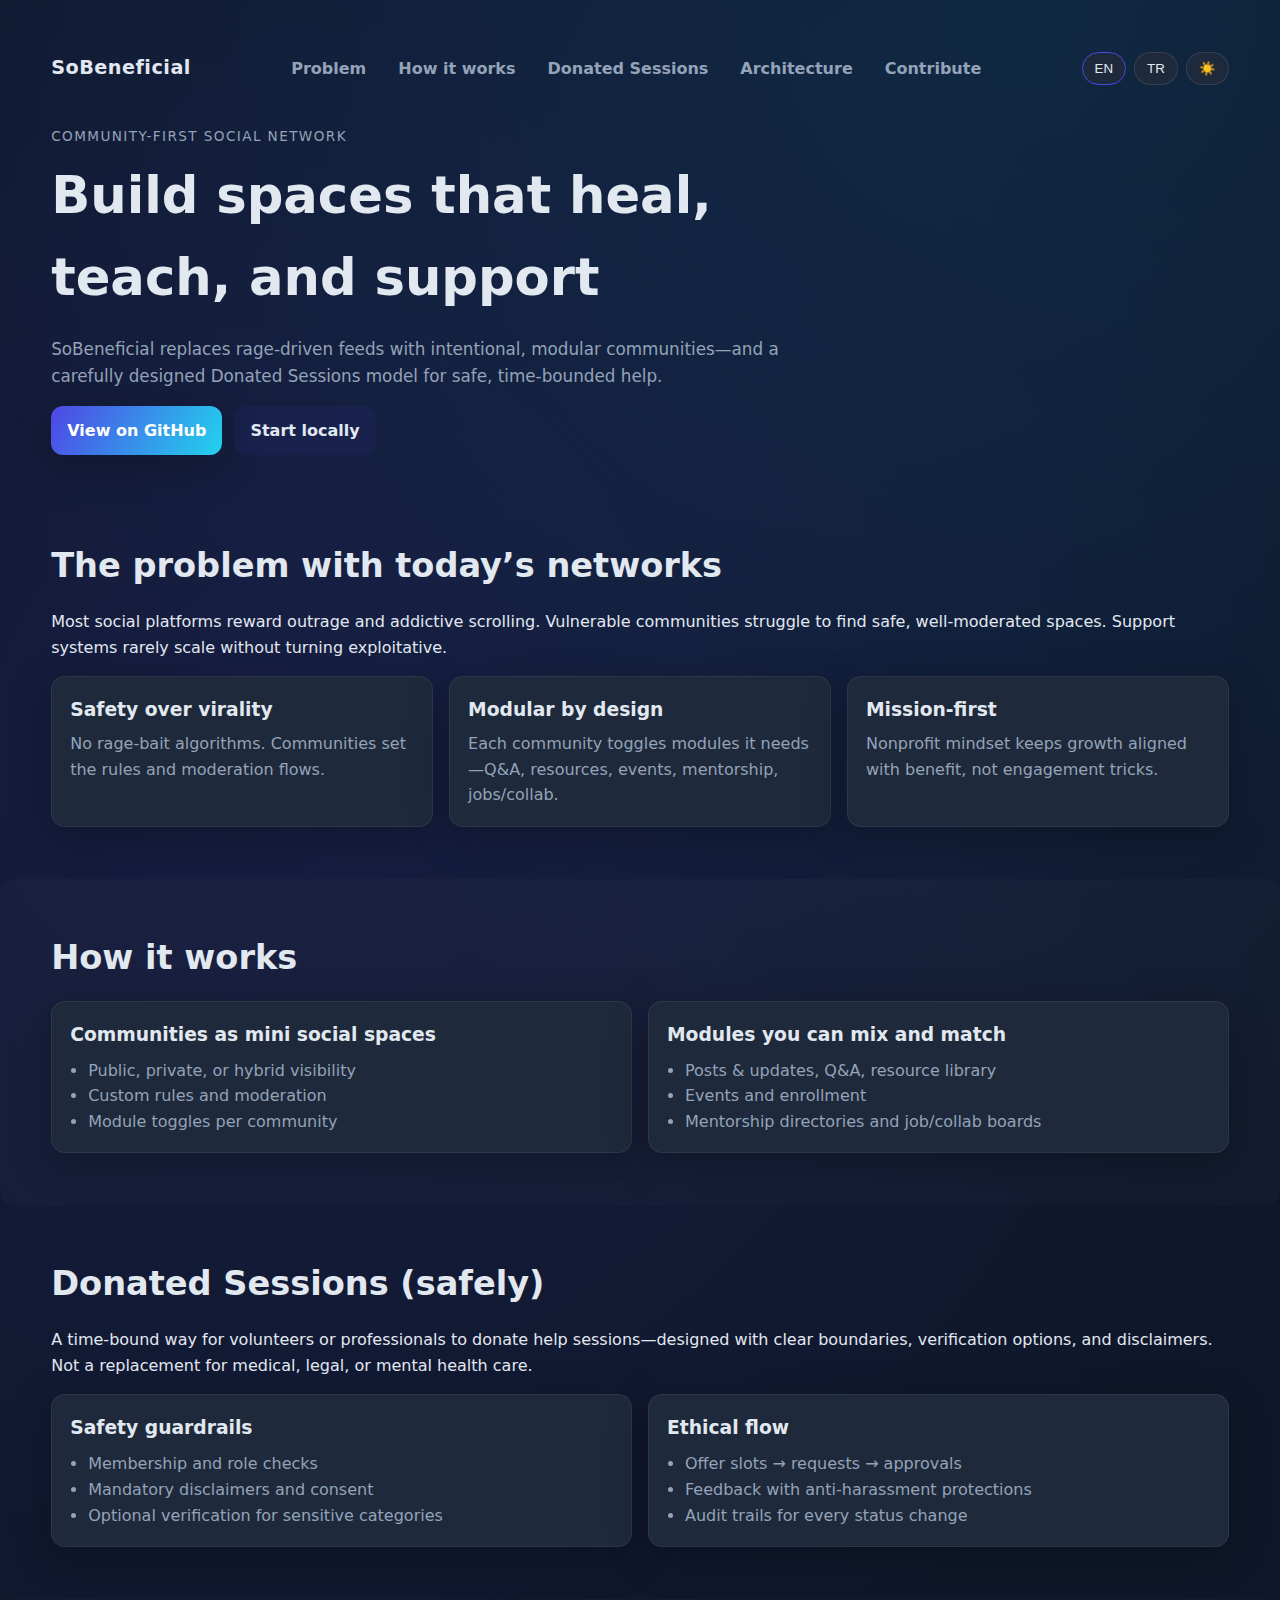
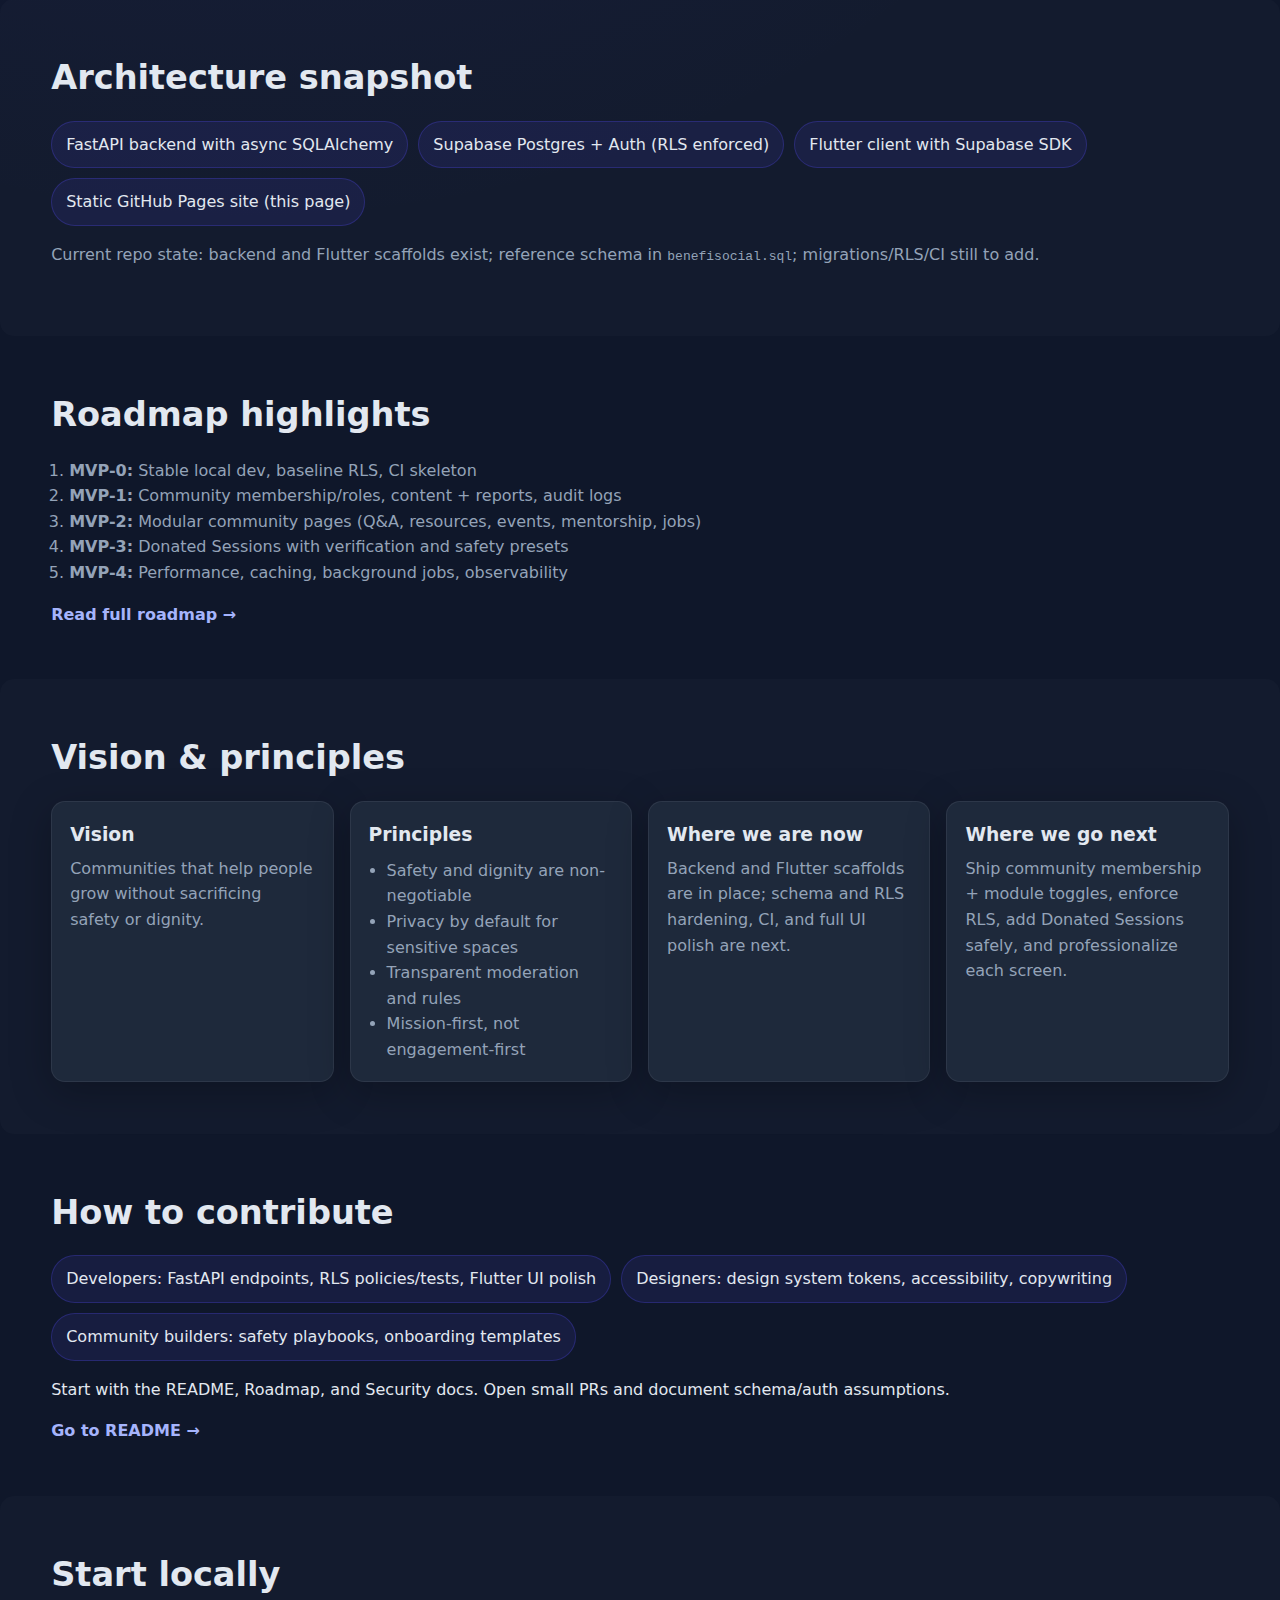
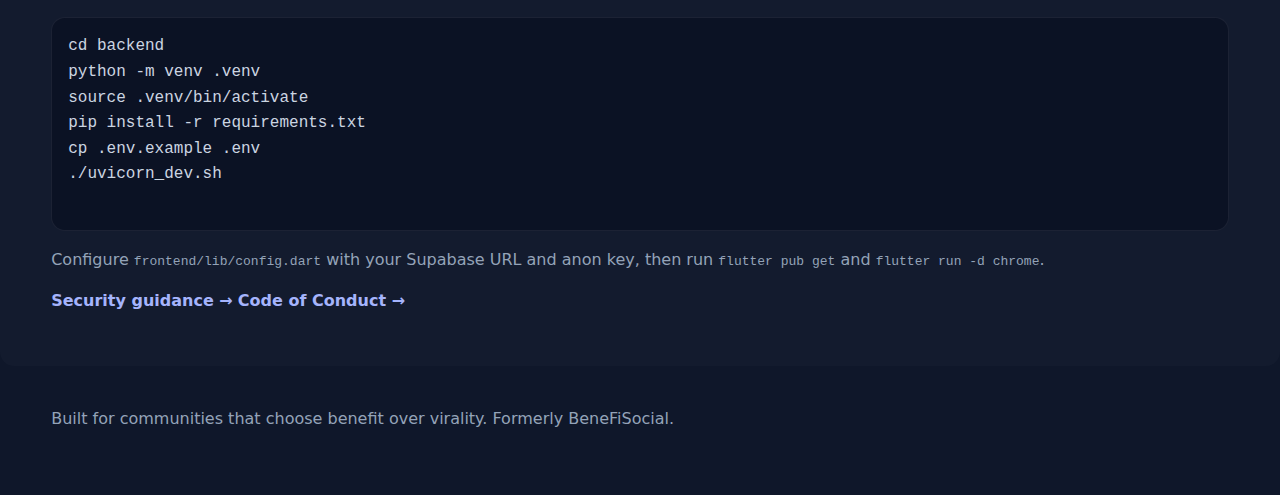
<file: index.html>
<!DOCTYPE html>
<html lang="en">
<head>
  <meta charset="UTF-8" />
  <meta name="viewport" content="width=device-width, initial-scale=1.0" />
  <title>SoBeneficial | Community-first social network</title>
  <link rel="stylesheet" href="styles.css" />
</head>
<body>
  <header class="hero">
    <div class="hero__top">
      <div class="brand" tabindex="0">SoBeneficial</div>
      <nav class="nav" aria-label="Primary navigation">
        <a href="#problem">Problem</a>
        <a href="#how">How it works</a>
        <a href="#sessions">Donated Sessions</a>
        <a href="#architecture">Architecture</a>
        <a href="#contribute">Contribute</a>
      </nav>
      <div class="actions">
        <button id="lang-en" class="chip" aria-pressed="true">EN</button>
        <button id="lang-tr" class="chip" aria-pressed="false">TR</button>
        <button id="theme-toggle" class="chip" aria-label="Toggle theme">☀️</button>
      </div>
    </div>
    <div class="hero__content" data-lang="en">
      <p class="eyebrow">Community-first social network</p>
      <h1>Build spaces that heal, teach, and support</h1>
      <p class="lede">SoBeneficial replaces rage-driven feeds with intentional, modular communities—and a carefully designed Donated Sessions model for safe, time-bounded help.</p>
      <div class="cta-row">
        <a class="btn" href="https://github.com" target="_blank" rel="noreferrer">View on GitHub</a>
        <a class="btn ghost" href="#start">Start locally</a>
      </div>
    </div>
    <div class="hero__content" data-lang="tr">
      <p class="eyebrow">Topluluk-öncelikli sosyal ağ</p>
      <h1>İyileştiren, öğreten, destekleyen alanlar kurun</h1>
      <p class="lede">SoBeneficial, öfke dolu akışlar yerine niyetli ve modüler topluluklar kurar; güvenli ve süre sınırlı Bağış Seansları modeliyle destek sağlar.</p>
      <div class="cta-row">
        <a class="btn" href="https://github.com" target="_blank" rel="noreferrer">GitHub’da Gör</a>
        <a class="btn ghost" href="#start">Yerelde başla</a>
      </div>
    </div>
  </header>

  <main>
    <section id="problem" class="section">
      <div class="section__content" data-lang="en">
        <h2>The problem with today’s networks</h2>
        <p>Most social platforms reward outrage and addictive scrolling. Vulnerable communities struggle to find safe, well-moderated spaces. Support systems rarely scale without turning exploitative.</p>
        <div class="grid">
          <article class="card">
            <h3>Safety over virality</h3>
            <p>No rage-bait algorithms. Communities set the rules and moderation flows.</p>
          </article>
          <article class="card">
            <h3>Modular by design</h3>
            <p>Each community toggles modules it needs—Q&A, resources, events, mentorship, jobs/collab.</p>
          </article>
          <article class="card">
            <h3>Mission-first</h3>
            <p>Nonprofit mindset keeps growth aligned with benefit, not engagement tricks.</p>
          </article>
        </div>
      </div>
      <div class="section__content" data-lang="tr">
        <h2>Bugünkü ağların sorunu</h2>
        <p>Çoğu platform öfke ve bağımlı kaydırmayı ödüllendiriyor. Hassas topluluklar güvenli alan bulmakta zorlanıyor. Destek sistemleri ise suistimal edilmeden ölçeklenemiyor.</p>
        <div class="grid">
          <article class="card">
            <h3>Viral değil güvenli</h3>
            <p>Öfke tetikleyici algoritmalar yok. Kuralları ve moderasyonu topluluk belirler.</p>
          </article>
          <article class="card">
            <h3>Modüler yapı</h3>
            <p>Her topluluk ihtiyacı olan modülleri açar: Soru-Cevap, kaynaklar, etkinlikler, mentorluk, işler/işbirlikleri.</p>
          </article>
          <article class="card">
            <h3>Misyon önceliği</h3>
            <p>Nonprofit yaklaşım büyümeyi faydaya hizalar, etkileşim oyunlarına değil.</p>
          </article>
        </div>
      </div>
    </section>

    <section id="how" class="section alt">
      <div class="section__content" data-lang="en">
        <h2>How it works</h2>
        <div class="grid two">
          <article class="card">
            <h3>Communities as mini social spaces</h3>
            <ul>
              <li>Public, private, or hybrid visibility</li>
              <li>Custom rules and moderation</li>
              <li>Module toggles per community</li>
            </ul>
          </article>
          <article class="card">
            <h3>Modules you can mix and match</h3>
            <ul>
              <li>Posts & updates, Q&A, resource library</li>
              <li>Events and enrollment</li>
              <li>Mentorship directories and job/collab boards</li>
            </ul>
          </article>
        </div>
      </div>
      <div class="section__content" data-lang="tr">
        <h2>Nasıl çalışır?</h2>
        <div class="grid two">
          <article class="card">
            <h3>Mini sosyal alanlar</h3>
            <ul>
              <li>Açık, kapalı veya hibrit görünürlük</li>
              <li>Özel kurallar ve moderasyon</li>
              <li>Topluluk bazında modül seçimi</li>
            </ul>
          </article>
          <article class="card">
            <h3>Karıştırıp eşleştirebileceğiniz modüller</h3>
            <ul>
              <li>Gönderiler & güncellemeler, Soru-Cevap, kaynak kütüphanesi</li>
              <li>Etkinlikler ve katılım</li>
              <li>Mentorluk dizinleri ve iş/işbirliği panoları</li>
            </ul>
          </article>
        </div>
      </div>
    </section>

    <section id="sessions" class="section">
      <div class="section__content" data-lang="en">
        <h2>Donated Sessions (safely)</h2>
        <p>A time-bound way for volunteers or professionals to donate help sessions—designed with clear boundaries, verification options, and disclaimers. Not a replacement for medical, legal, or mental health care.</p>
        <div class="grid two">
          <article class="card">
            <h3>Safety guardrails</h3>
            <ul>
              <li>Membership and role checks</li>
              <li>Mandatory disclaimers and consent</li>
              <li>Optional verification for sensitive categories</li>
            </ul>
          </article>
          <article class="card">
            <h3>Ethical flow</h3>
            <ul>
              <li>Offer slots → requests → approvals</li>
              <li>Feedback with anti-harassment protections</li>
              <li>Audit trails for every status change</li>
            </ul>
          </article>
        </div>
      </div>
      <div class="section__content" data-lang="tr">
        <h2>Bağış Seansları (güvenli)</h2>
        <p>Gönüllü veya profesyonellerin destek seanslarını bağışlaması için süre sınırlı bir yol; sınırlar, doğrulama seçenekleri ve uyarılarla tasarlanır. Tıbbi/hukuki/psikolojik hizmetin yerine geçmez.</p>
        <div class="grid two">
          <article class="card">
            <h3>Güvenlik önlemleri</h3>
            <ul>
              <li>Üyelik ve rol kontrolü</li>
              <li>Zorunlu uyarı metinleri ve onay</li>
              <li>Hassas kategoriler için isteğe bağlı doğrulama</li>
            </ul>
          </article>
          <article class="card">
            <h3>Etik akış</h3>
            <ul>
              <li>Slot açma → talep → onay/red</li>
              <li>Taciz karşıtı korumalı geri bildirim</li>
              <li>Her durum değişimi için kayıt</li>
            </ul>
          </article>
        </div>
      </div>
    </section>

    <section id="architecture" class="section alt">
      <div class="section__content" data-lang="en">
        <h2>Architecture snapshot</h2>
        <ul class="pill-list">
          <li>FastAPI backend with async SQLAlchemy</li>
          <li>Supabase Postgres + Auth (RLS enforced)</li>
          <li>Flutter client with Supabase SDK</li>
          <li>Static GitHub Pages site (this page)</li>
        </ul>
        <p class="note">Current repo state: backend and Flutter scaffolds exist; reference schema in <code>benefisocial.sql</code>; migrations/RLS/CI still to add.</p>
      </div>
      <div class="section__content" data-lang="tr">
        <h2>Mimari özeti</h2>
        <ul class="pill-list">
          <li>Async SQLAlchemy ile FastAPI backend</li>
          <li>Supabase Postgres + Auth (RLS zorunlu)</li>
          <li>Supabase SDK kullanan Flutter istemci</li>
          <li>Statik GitHub Pages sitesi (bu sayfa)</li>
        </ul>
        <p class="note">Mevcut depo durumu: backend ve Flutter iskeletleri hazır; <code>benefisocial.sql</code> içinde referans şema; migration/RLS/CI eklenmeli.</p>
      </div>
    </section>

    <section id="roadmap" class="section">
      <div class="section__content" data-lang="en">
        <h2>Roadmap highlights</h2>
        <ol class="timeline">
          <li><strong>MVP-0:</strong> Stable local dev, baseline RLS, CI skeleton</li>
          <li><strong>MVP-1:</strong> Community membership/roles, content + reports, audit logs</li>
          <li><strong>MVP-2:</strong> Modular community pages (Q&A, resources, events, mentorship, jobs)</li>
          <li><strong>MVP-3:</strong> Donated Sessions with verification and safety presets</li>
          <li><strong>MVP-4:</strong> Performance, caching, background jobs, observability</li>
        </ol>
        <a class="inline-link" href="../ROADMAP.md">Read full roadmap →</a>
      </div>
      <div class="section__content" data-lang="tr">
        <h2>Yol haritası özet</h2>
        <ol class="timeline">
          <li><strong>MVP-0:</strong> Stabil lokal geliştirme, temel RLS, CI iskeleti</li>
          <li><strong>MVP-1:</strong> Topluluk üyelik/rolleri, içerik + raporlar, audit log</li>
          <li><strong>MVP-2:</strong> Modüler topluluk sayfaları (Soru-Cevap, kaynaklar, etkinlikler, mentorluk, işler)</li>
          <li><strong>MVP-3:</strong> Doğrulama ve güvenlik şablonlarıyla Bağış Seansları</li>
          <li><strong>MVP-4:</strong> Performans, caching, background job’lar, gözlemlenebilirlik</li>
        </ol>
        <a class="inline-link" href="../ROADMAP.md">Tam yol haritasını oku →</a>
      </div>
    </section>

    <section id="blog" class="section alt">
      <div class="section__content" data-lang="en">
        <h2>Vision & principles</h2>
        <div class="grid two">
          <article class="card">
            <h3>Vision</h3>
            <p>Communities that help people grow without sacrificing safety or dignity.</p>
          </article>
          <article class="card">
            <h3>Principles</h3>
            <ul>
              <li>Safety and dignity are non-negotiable</li>
              <li>Privacy by default for sensitive spaces</li>
              <li>Transparent moderation and rules</li>
              <li>Mission-first, not engagement-first</li>
            </ul>
          </article>
          <article class="card">
            <h3>Where we are now</h3>
            <p>Backend and Flutter scaffolds are in place; schema and RLS hardening, CI, and full UI polish are next.</p>
          </article>
          <article class="card">
            <h3>Where we go next</h3>
            <p>Ship community membership + module toggles, enforce RLS, add Donated Sessions safely, and professionalize each screen.</p>
          </article>
        </div>
      </div>
      <div class="section__content" data-lang="tr">
        <h2>Vizyon & ilkeler</h2>
        <div class="grid two">
          <article class="card">
            <h3>Vizyon</h3>
            <p>Güvenlik ve onurdan ödün vermeden insanları büyüten topluluklar.</p>
          </article>
          <article class="card">
            <h3>İlkeler</h3>
            <ul>
              <li>Güvenlik ve onur pazarlık konusu değildir</li>
              <li>Hassas alanlarda varsayılan gizlilik</li>
              <li>Şeffaf moderasyon ve kurallar</li>
              <li>Etkileşim değil misyon öncelikli yaklaşım</li>
            </ul>
          </article>
          <article class="card">
            <h3>Şu anki durum</h3>
            <p>Backend ve Flutter iskeletleri hazır; sırada şema ve RLS sertleştirme, CI ve UI iyileştirmeleri var.</p>
          </article>
          <article class="card">
            <h3>Sıradaki adımlar</h3>
            <p>Topluluk üyeliği + modül ayarları, RLS uygulaması, güvenli Bağış Seansları ve her ekranın profesyonelleşmesi.</p>
          </article>
        </div>
      </div>
    </section>

    <section id="contribute" class="section">
      <div class="section__content" data-lang="en">
        <h2>How to contribute</h2>
        <ul class="pill-list">
          <li>Developers: FastAPI endpoints, RLS policies/tests, Flutter UI polish</li>
          <li>Designers: design system tokens, accessibility, copywriting</li>
          <li>Community builders: safety playbooks, onboarding templates</li>
        </ul>
        <p>Start with the README, Roadmap, and Security docs. Open small PRs and document schema/auth assumptions.</p>
        <a class="inline-link" href="../README.md">Go to README →</a>
      </div>
      <div class="section__content" data-lang="tr">
        <h2>Nasıl katkı verilir?</h2>
        <ul class="pill-list">
          <li>Geliştiriciler: FastAPI endpoint’leri, RLS policy/testleri, Flutter UI iyileştirmeleri</li>
          <li>Tasarımcılar: tasarım sistemi token’ları, erişilebilirlik, metin yazımı</li>
          <li>Topluluk inşacıları: güvenlik rehberleri, onboarding şablonları</li>
        </ul>
        <p>README, Yol Haritası ve Güvenlik dokümanlarıyla başlayın. Küçük PR’lar açın ve şema/yetkilendirme varsayımlarını açıklayın.</p>
        <a class="inline-link" href="../README.md">README’ye git →</a>
      </div>
    </section>

    <section id="start" class="section alt">
      <div class="section__content" data-lang="en">
        <h2>Start locally</h2>
        <pre class="code">
cd backend
python -m venv .venv
source .venv/bin/activate
pip install -r requirements.txt
cp .env.example .env
./uvicorn_dev.sh
        </pre>
        <p class="note">Configure <code>frontend/lib/config.dart</code> with your Supabase URL and anon key, then run <code>flutter pub get</code> and <code>flutter run -d chrome</code>.</p>
        <div class="links">
          <a class="inline-link" href="../SECURITY.md">Security guidance →</a>
          <a class="inline-link" href="../CODE_OF_CONDUCT.md">Code of Conduct →</a>
        </div>
      </div>
      <div class="section__content" data-lang="tr">
        <h2>Yerelde başla</h2>
        <pre class="code">
cd backend
python -m venv .venv
source .venv/bin/activate
pip install -r requirements.txt
cp .env.example .env
./uvicorn_dev.sh
        </pre>
        <p class="note"><code>frontend/lib/config.dart</code> dosyasını Supabase URL ve anon key ile ayarlayın; sonra <code>flutter pub get</code> ve <code>flutter run -d chrome</code> çalıştırın.</p>
        <div class="links">
          <a class="inline-link" href="../SECURITY.md">Güvenlik rehberi →</a>
          <a class="inline-link" href="../CODE_OF_CONDUCT.md">Davranış Kuralları →</a>
        </div>
      </div>
    </section>
  </main>

  <footer class="footer" data-lang="en">
    <p>Built for communities that choose benefit over virality. Formerly BeneFiSocial.</p>
  </footer>
  <footer class="footer" data-lang="tr">
    <p>Viralite yerine faydayı seçen topluluklar için geliştirildi. Önceki adı BeneFiSocial.</p>
  </footer>

  <script src="main.js"></script>
</body>
</html>
</file>
<file: styles.css>
:root {
  --bg: #0f172a;
  --card: #1e293b;
  --accent: #4f46e5;
  --accent-soft: rgba(79, 70, 229, 0.12);
  --text: #e2e8f0;
  --muted: #94a3b8;
  --shadow: 0 10px 40px rgba(0,0,0,0.25);
  --radius: 14px;
}

body {
  margin: 0;
  font-family: "Inter", system-ui, -apple-system, sans-serif;
  background: radial-gradient(circle at 20% 20%, rgba(79,70,229,0.12), transparent 35%),
              radial-gradient(circle at 80% 0%, rgba(14,165,233,0.12), transparent 30%),
              var(--bg);
  color: var(--text);
  line-height: 1.6;
}

.dark body { background: #0b1224; }

.hero {
  padding: 48px clamp(20px, 4vw, 64px) 32px;
  max-width: 1200px;
  margin: 0 auto;
}

.hero__top {
  display: flex;
  align-items: center;
  gap: 16px;
  flex-wrap: wrap;
  justify-content: space-between;
}

.brand {
  font-weight: 700;
  font-size: 1.2rem;
  letter-spacing: 0.5px;
}

.nav {
  display: flex;
  gap: 12px;
  flex-wrap: wrap;
}

.nav a {
  color: var(--muted);
  text-decoration: none;
  font-weight: 600;
  padding: 8px 10px;
  border-radius: 10px;
}

.nav a:hover, .nav a:focus {
  color: var(--text);
  background: var(--card);
  outline: none;
}

.actions { display: flex; gap: 8px; align-items: center; }

.chip {
  background: var(--card);
  color: var(--text);
  border: 1px solid rgba(226,232,240,0.12);
  border-radius: 999px;
  padding: 8px 12px;
  cursor: pointer;
  transition: transform 0.15s ease, border-color 0.15s ease;
}

.chip[aria-pressed="true"] { border-color: var(--accent); }
.chip:hover { transform: translateY(-1px); }

.hero__content {
  margin-top: 36px;
  max-width: 780px;
  display: none;
}

.hero__content.active { display: block; }

.eyebrow {
  text-transform: uppercase;
  letter-spacing: 1.4px;
  font-size: 0.85rem;
  color: var(--muted);
  margin-bottom: 8px;
}

h1 { font-size: clamp(2rem, 4vw, 3.2rem); margin: 0 0 14px; }
h2 { font-size: clamp(1.4rem, 3vw, 2.1rem); margin: 0 0 10px; }
h3 { margin: 0 0 6px; }

.lede { color: var(--muted); font-size: 1.05rem; margin-bottom: 16px; }

.cta-row { display: flex; gap: 12px; flex-wrap: wrap; }

.btn {
  display: inline-flex;
  align-items: center;
  justify-content: center;
  gap: 8px;
  padding: 12px 16px;
  border-radius: 12px;
  color: white;
  background: linear-gradient(120deg, var(--accent), #22d3ee);
  text-decoration: none;
  font-weight: 700;
  box-shadow: var(--shadow);
}

.btn.ghost {
  background: rgba(79, 70, 229, 0.08);
  color: var(--text);
  box-shadow: none;
}

.main {
  display: block;
}

.section {
  padding: 52px clamp(20px, 4vw, 64px);
  max-width: 1200px;
  margin: 0 auto;
}

.section.alt {
  background: rgba(255,255,255,0.02);
  border-radius: var(--radius);
}

.section__content { display: none; }
.section__content.active { display: block; }

.grid {
  display: grid;
  gap: 16px;
  grid-template-columns: repeat(auto-fit, minmax(220px, 1fr));
  margin-top: 16px;
}

.grid.two { grid-template-columns: repeat(auto-fit, minmax(280px, 1fr)); }

.card {
  background: var(--card);
  border: 1px solid rgba(226,232,240,0.08);
  padding: 18px;
  border-radius: var(--radius);
  box-shadow: var(--shadow);
}

.card ul { padding-left: 18px; margin: 8px 0 0; color: var(--muted); }
.card p { margin: 6px 0 0; color: var(--muted); }

.pill-list {
  list-style: none;
  padding: 0;
  display: flex;
  flex-wrap: wrap;
  gap: 10px;
}

.pill-list li {
  background: var(--accent-soft);
  color: var(--text);
  padding: 10px 14px;
  border-radius: 999px;
  border: 1px solid rgba(79,70,229,0.3);
}

.timeline {
  padding-left: 18px;
  color: var(--muted);
}

.code {
  background: #0b1224;
  border: 1px solid rgba(226,232,240,0.08);
  border-radius: var(--radius);
  padding: 16px;
  overflow-x: auto;
  font-family: "SFMono-Regular", Consolas, monospace;
  color: #cbd5e1;
}

.note { color: var(--muted); margin-top: 12px; }

.inline-link { color: #a5b4fc; text-decoration: none; font-weight: 600; }
.inline-link:hover, .inline-link:focus { text-decoration: underline; }

.footer {
  max-width: 1200px;
  margin: 0 auto;
  padding: 24px clamp(20px, 4vw, 64px) 48px;
  color: var(--muted);
  display: none;
}

.footer.active { display: block; }

@media (max-width: 768px) {
  .hero__top { align-items: flex-start; }
  .nav { width: 100%; }
  .nav a { padding-left: 0; }
}
</file>
